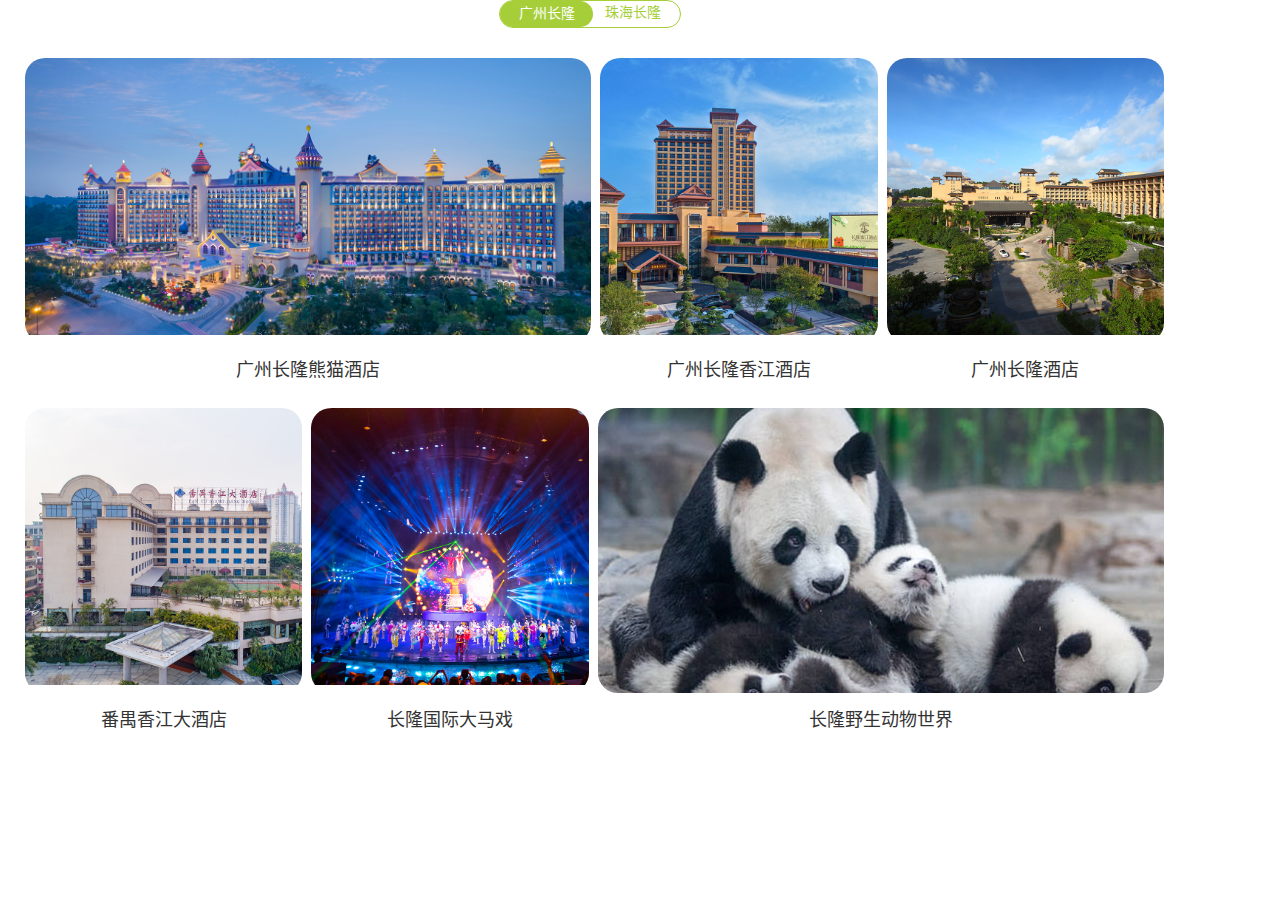
<file: pages/guangzhou.html>
<!DOCTYPE html>
<html lang="zh-cn">
    <head>
        <meta charset="UTF-8">
        <title>珠海长隆</title>
        <link type="text/css" rel="stylesheet" href="css/guangzhou.css">
    </head>
    <body class="none-transition">
        <!-- 清除网页加载时的transitionn过渡 -->
        <script>
            let getBody =  document.querySelector('.none-transition');
            window.onload = function(){
                 getBody.className = '';
            }    
        </script> 
        <div class="toggle">
            <div class="choose-place">
                <a href="guangzhou.html" target="placeframe" class="btn btn-gz">广州长隆</a>
                <a href="zhuhai.html" target="placeframe" class="btn btn-zh">珠海长隆</a>
            </div>
        </div>
        <div>
            <div class="row">
                <a href="empty.html">
                    <div class="content-wide content">
                        <div class="content-img">
                            <img src="../img/Popular-recommendation-guangzhou1.jpg" alt="" class="image">
                        </div>
                        <span class="content-text">广州长隆熊猫酒店</span>
                    </div>
                </a>
                <a href="empty.html">
                    <div class="content-narrow content" style="left: -5px;">
                        <div class="content-img">
                            <img src="../img/Popular-recommendation-guangzhou2.jpg" alt="" class="image">
                        </div>
                        <span class="content-text">广州长隆香江酒店</span>
                    </div>
                </a>
                <a href="empty.html">
                    <div class="content-narrow content" style="left: -10px;">
                        <div class="content-img">
                            <img src="../img/Popular-recommendation-guangzhou3.jpg" alt="" class="image">
                        </div>
                        <span class="content-text">广州长隆酒店</span>
                    </div>
                </a>
            </div>
            <div class="row">
                <a href="empty.html">
                    <div class="content-narrow content">
                        <div class="content-img">
                            <img src="../img/Popular-recommendation-guangzhou4.jpg" alt="" class="image">
                        </div>
                        <span class="content-text">番禺香江大酒店</span>
                    </div>
                </a>
                <a href="empty.html">
                    <div class="content-narrow content" style="left: -5px;">
                        <div class="content-img">
                            <img src="../img/Popular-recommendation-guangzhou5.jpg" alt="" class="image">
                        </div>
                        <span class="content-text">长隆国际大马戏</span>
                    </div>
                </a>
                <a href="empty.html">
                    <div class="content-wide content" style="left: -10px;">
                        <div class="content-img">
                            <img src="../img/Popular-recommendation-guangzhou6.jpg" alt="" class="image" style="position: relative;top: -50%;">
                        </div>
                        <span class="content-text">长隆野生动物世界</span>
                    </div>
                </a>
            </div>
        </div>
    </body>
</html>
</file>
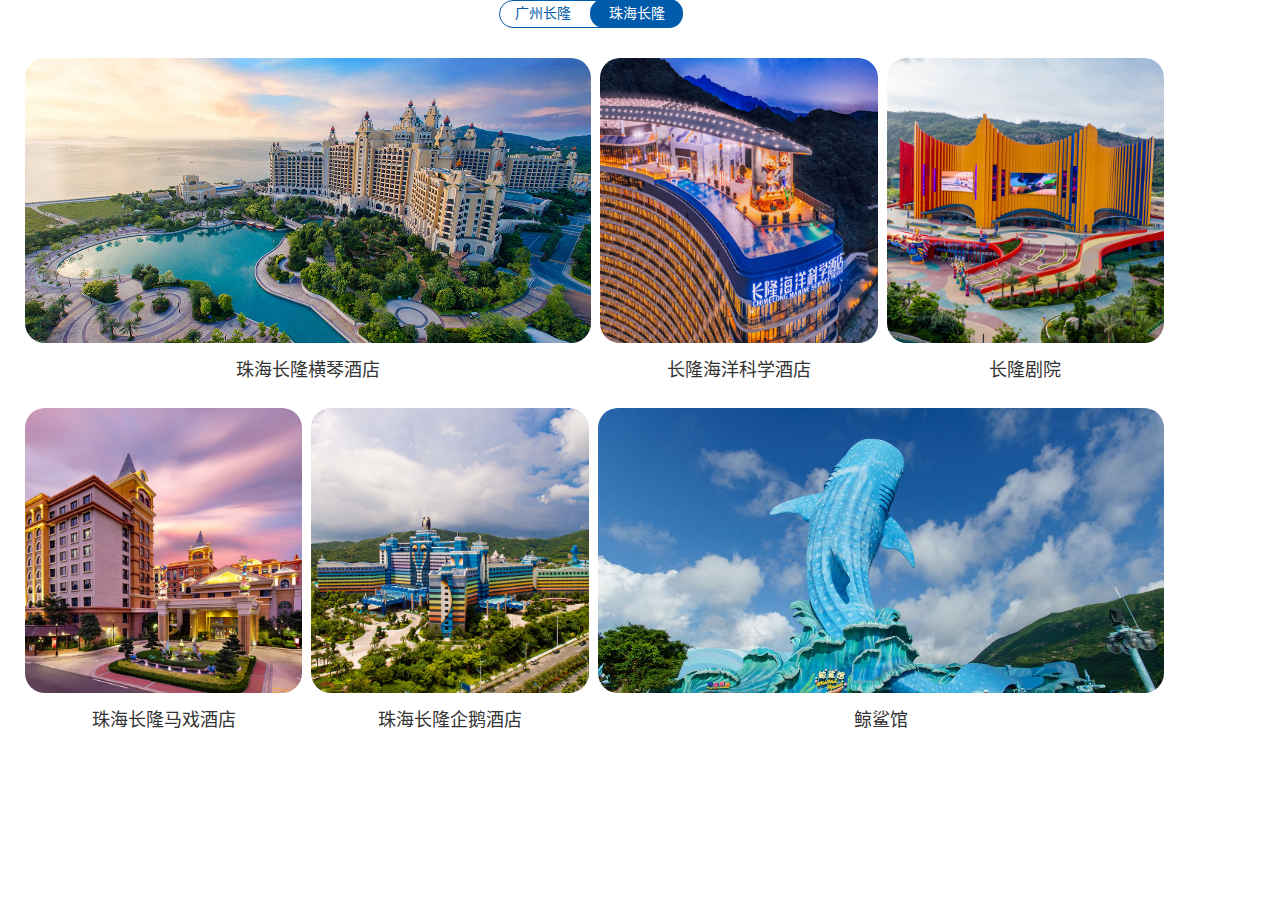
<file: pages/zhuhai.html>
<!DOCTYPE html>
<html lang="zh-cn">
    <head>
        <meta charset="UTF-8">
        <title>珠海长隆</title>
        <link type="text/css" rel="stylesheet" href="css/zhuhai.css">
    </head>
    <body class="none-transition">
        <!-- 清除网页加载时的transitionn过渡 -->
        <script>
            let getBody =  document.querySelector('.none-transition');
            window.onload = function(){
                getBody.className = '';
            }    
        </script> 
        <div class="toggle">
            <div class="choose-place">
                <a href="guangzhou.html" target="placeframe" class="btn btn-gz">广州长隆</a>
                <a href="zhuhai.html" target="placeframe" class="btn btn-zh">珠海长隆</a>
            </div>
        </div>
        <div>
            <div class="row">
                <a href="empty.html">
                    <div class="content-wide content">
                        <div class="content-img">
                            <img src="../img/Popular-recommendation-zhuhai1.jpg" alt="" class="image">
                        </div>
                        <span class="content-text">珠海长隆横琴酒店</span>
                    </div>
                </a>
                <a href="empty.html">
                    <div class="content-narrow content" style="left: -5px;">
                        <div class="content-img">
                            <img src="../img/Popular-recommendation-zhuhai2.jpg" alt="" class="image">
                        </div>
                        <span class="content-text">长隆海洋科学酒店</span>
                    </div>
                </a>
                <a href="empty.html">
                    <div class="content-narrow content" style="left: -10px;">
                        <div class="content-img">
                            <img src="../img/Popular-recommendation-zhuhai3.jpg" alt="" class="image">
                        </div>
                        <span class="content-text">长隆剧院</span>
                    </div>
                </a>
            </div>
            <div class="row">
                <a href="empty.html">
                    <div class="content-narrow content">
                        <div class="content-img">
                            <img src="../img/Popular-recommendation-zhuhai4.jpg" alt="" class="image">
                        </div>
                        <span class="content-text">珠海长隆马戏酒店</span>
                    </div>
                </a>
                <a href="empty.html">
                    <div class="content-narrow content" style="left: -5px;">
                        <div class="content-img">
                            <img src="../img/Popular-recommendation-zhuhai5.jpg" alt="" class="image">
                        </div>
                        <span class="content-text">珠海长隆企鹅酒店</span>
                    </div>
                </a>
                <a href="empty.html">
                    <div class="content-wide content" style="left: -10px;">
                        <div class="content-img">
                            <img src="../img/Popular-recommendation-zhuhai6.jpg" alt="" class="image">
                        </div>
                        <span class="content-text">鲸鲨馆</span>
                    </div>
                </a>
            </div>
        </div>
    </body>
</html>
</file>
<file: pages/css/guangzhou.css>
*{
    margin: 0;
    padding: 0;
    max-width: 1180px;
}
a{
    text-decoration: none;
}
/* 清除网页加载时的transition过渡 */
.none-transition{
    transition: none!important;
}
/* 区域切换块 */
.toggle{
    position: relative;
    margin-bottom: 30px;
}
/* 区域切换 */
.choose-place{
    color: #a6ce39;
    border: 1px solid #a6ce39;
    border-radius: 14px;
    width: 180px;
    position: relative;
    height: 26px;
    margin: 0 auto;
}
/* 两个园区选择按钮 */
.btn{
    padding: 0 15px;
    font-size: 14px;
    color: #a6ce39;
    text-decoration: none;
    line-height: 26px;
    width: 50%;
}
/* 广州长隆按钮 */
.btn-gz{
    display: inline-block;
    background-color: #a6ce39;
    color: white;
    text-align: center;
    width: 35%;
    height: 26px;
    line-height: 26px;
    border-radius: 14px;
}
/* 珠海长隆按钮 */
.btn-zh{
    display: inline-block;
    position: relative;
    top: -28px;
    right: -90px;
    line-height: 28px;
}
.btn-zh:hover{
    color: #005baa;
}
/* 一行内容块 */
.row{
    margin-bottom: 25px;
    position: relative;
    left: 20px;
}
/* 设置每个块的左右padding */
.content-wide,.content-narrow{
    padding: 0 5px;
}
/* 宽内容块 */
.content-wide{
    display: inline-block;
    width: 48%;
    position: relative;
}
/* 窄内容块 */
.content-narrow{
    display: inline-block;
    width: 23.5%;
    position: relative;
}
/* 每个块的图片框 */
.content-img{
    display: block;
    border-radius: 20px;
    overflow: hidden;
    height: 285px;
}
/* 图片框里的图片 */
.content-img .image{
    width: 100%;
    transition: all .5s ease;
}
/* 文字部分 */
.content-text{
    display: block;
    margin-top: 15px;
    font-weight: 400;
    line-height: 1.4;
    font-size: 18px;
    color: #333;
    text-align: center;
    transition: all .5s ease;
}
/* hover时的图片 */
.content:hover .image{
    transform: scale(1.1);
    transition: all .5s ease;
}
/* hover时的文字 */
.content:hover .content-text{
    color: #a6ce39;
    transition: all .5s ease;
}
</file>
<file: pages/css/zhuhai.css>
*{
    margin: 0;
    padding: 0;
    max-width: 1180px;
}
a{
    text-decoration: none;
}
/* 清除网页加载时的transition过渡 */
.none-transition{
    transition: none!important;
}
/* 区域切换块 */
.toggle{
    position: relative;
    margin-bottom: 30px;
}
/* 区域切换 */
.choose-place{
    color: #005baa;
    border: 1px solid #005baa;
    border-radius: 14px;
    width: 180px;
    position: relative;
    height: 26px;
    margin: 0 auto;
}
/* 两个园区选择按钮 */
.btn{
    padding: 0 15px;
    font-size: 14px;
    color: #005baa;
    text-decoration: none;
    line-height: 26px;
    width: 50%;
}
/* 广州长隆按钮 */
.btn-gz:hover{
    color: #a6ce39;
}
/* 珠海长隆按钮 */
.btn-zh{
    display: block;
    background-color: #005baa;
    color: white;
    text-align: center;
    width: 35%;
    height: 29px;
    line-height: 30px;
    border-radius: 14px;
    position: relative;
    top: -28px;
    right: -90px;
}
/* 一行内容块 */
.row{
    margin-bottom: 25px;
    position: relative;
    left: 20px;
}
/* 设置每个块的左右padding */
.content-wide,.content-narrow{
    padding: 0 5px;
}
/* 宽内容块 */
.content-wide{
    display: inline-block;
    width: 48%;
    position: relative;
}
/* 窄内容块 */
.content-narrow{
    display: inline-block;
    width: 23.5%;
    position: relative;
}
/* 每个块的图片框 */
.content-img{
    display: block;
    border-radius: 20px;
    overflow: hidden;
    height: 285px;
}
/* 图片框里的图片 */
.content-img .image{
    width: 100%;
    height: 100%;
    transition: all .5s ease;
}
/* 文字部分 */
.content-text{
    display: block;
    margin-top: 15px;
    font-weight: 400;
    line-height: 1.4;
    font-size: 18px;
    color: #333;
    text-align: center;
    transition: all .5s ease;
}
/* hover时的图片 */
.content:hover .image{
    transform: scale(1.1);
    transition: all .5s ease;
}
/* hover时的文字 */
.content:hover .content-text{
    color: #a6ce39;
    transition: all .5s ease;
}
</file>
